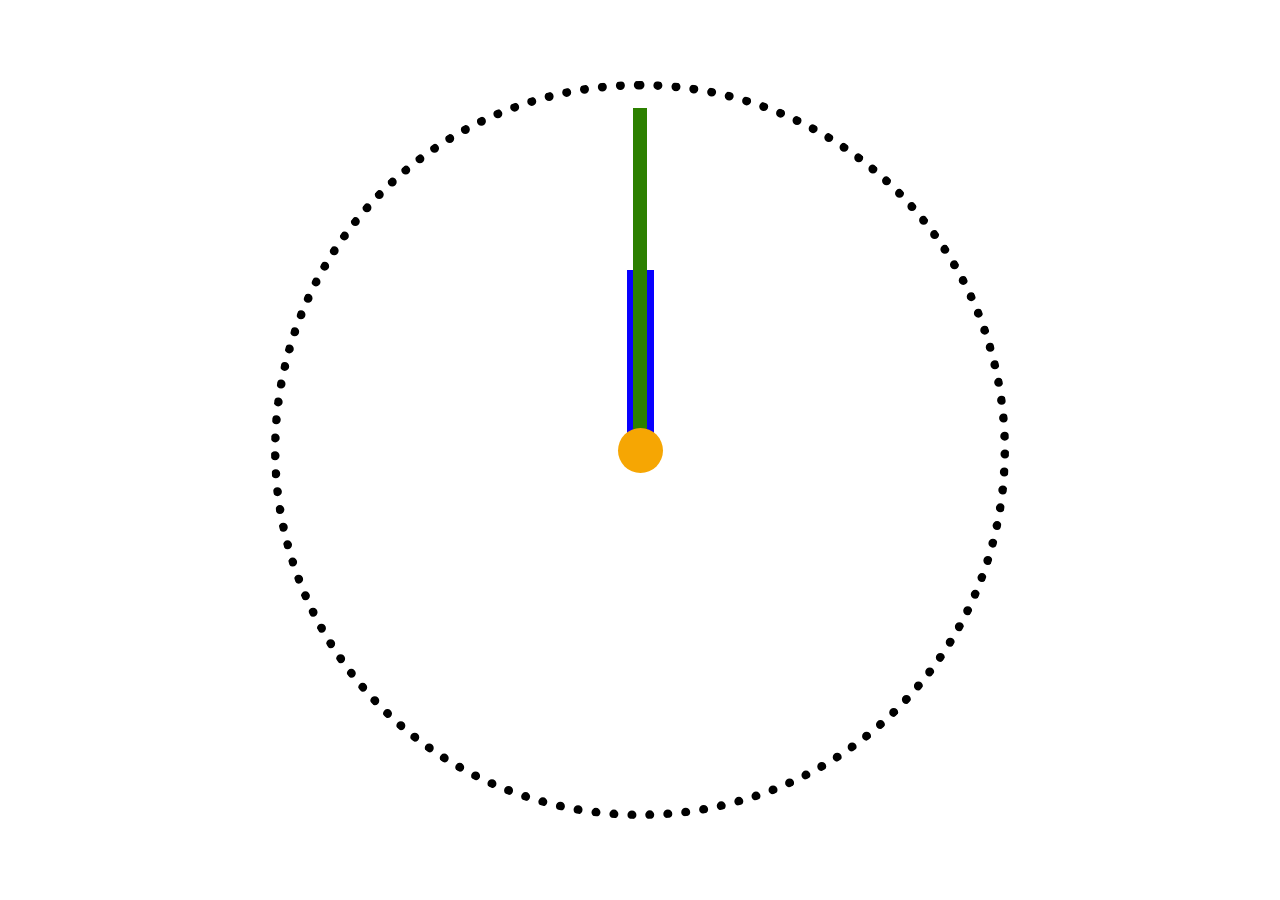
<file: index.html>
<!doctype html><html lang="en"><head><meta charset="utf-8"><meta name="viewport" content="
      width=device-width, user-scalable=no,
      initial-scale=1.0, maximum-scale=1.0,
      minimum-scale=1.0"><meta http-equiv="X-UA-Compatible" content="ie=edge"><title>Stop watch</title><link rel="stylesheet" href="index.cf0f5396.css"></head><body> <main class="main"> <div class="stopwatch stopwatch--speed-up"> <div class="stopwatch__middle-circle"></div> <div class="stopwatch__minute-hand"></div> <div class="stopwatch__second-hand"></div> </div> </main> </body></html>
</file>
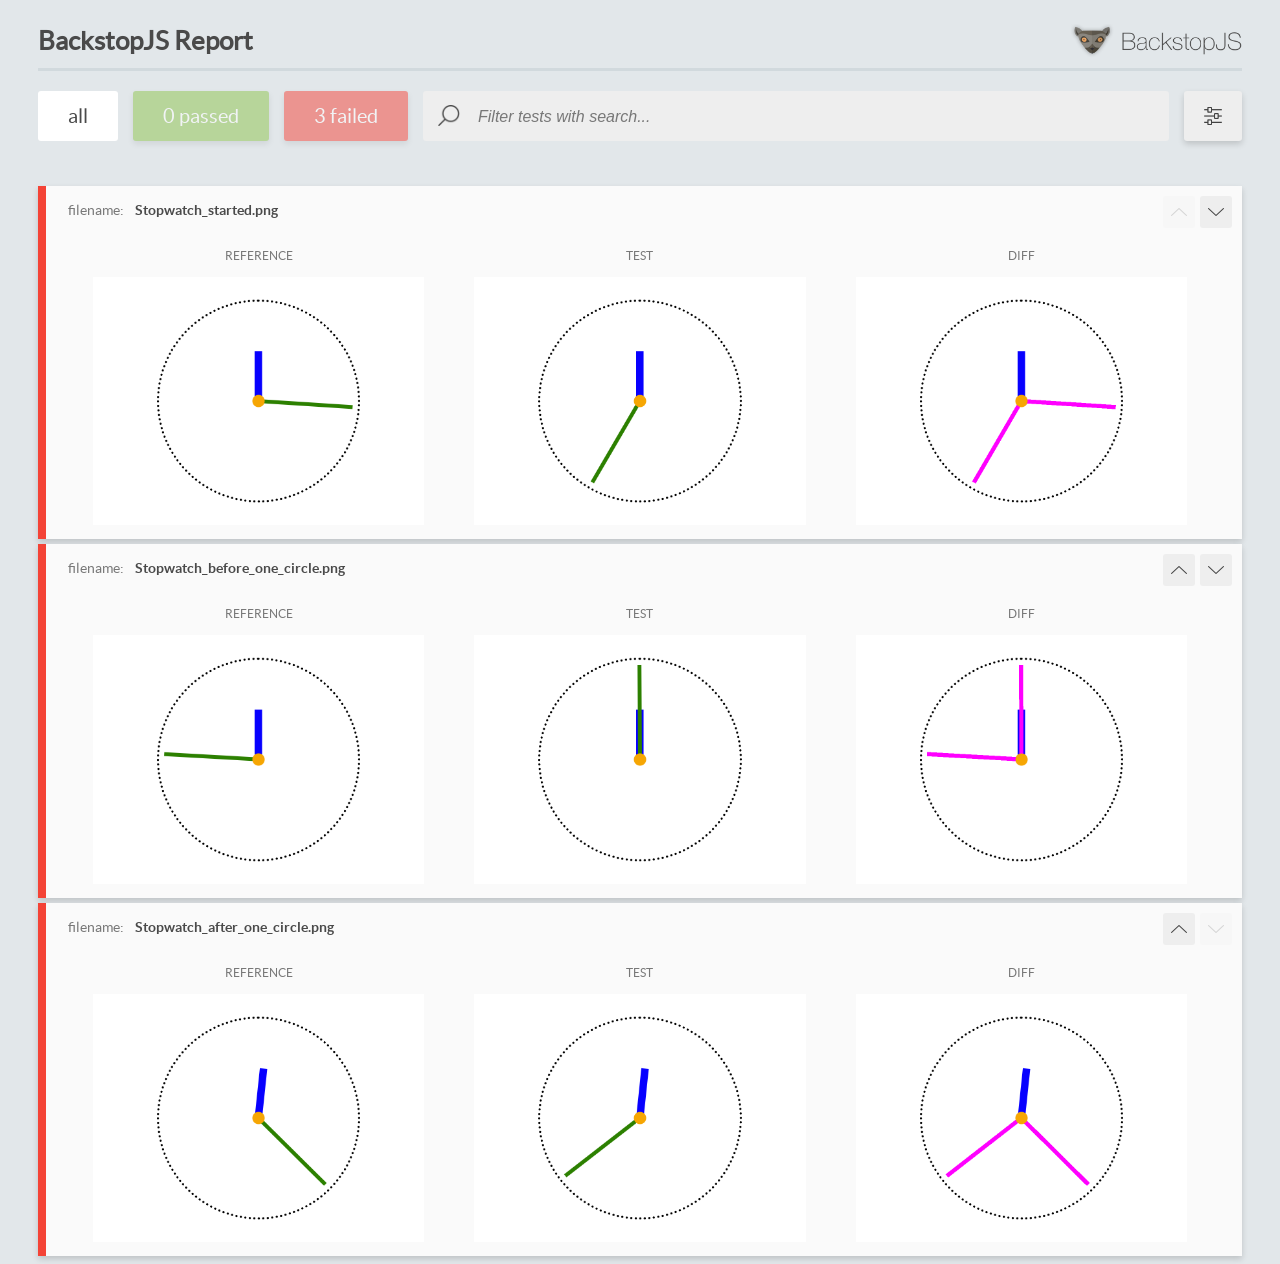
<file: report/html_report/index.html>
<!DOCTYPE html>
<html>
  <head>
    <meta charset="utf-8">
    <!-- Disable Cache -->
    <meta http-equiv="Cache-Control" content="no-cache, no-store, must-revalidate">
    <meta http-equiv="Pragma" content="no-cache">
    <meta http-equiv="Expires" content="0">

    <title>BackstopJS Report</title>

    <style>
      @font-face {
          font-family: 'latoregular';
          src: url('./assets/fonts/lato-regular-webfont.woff2') format('woff2'),
              url('./assets/fonts/lato-regular-webfont.woff') format('woff');
          font-weight: 400;
          font-style: normal;
      }
      @font-face {
          font-family: 'latobold';
          src: url('./assets/fonts/lato-bold-webfont.woff2') format('woff2'),
              url('./assets/fonts/lato-bold-webfont.woff') format('woff');
          font-weight: 700;
          font-style: normal;
      }

      .ReactModal__Body--open {
          overflow: hidden;
      }
      .ReactModal__Body--open .header {
        display: none;
      }

    </style>
  </head>
  <body style="background-color: #E2E7EA">
    <div id="root">

    </div>
    <script>
      function report (report) { // eslint-disable-line no-unused-vars
        window.tests = report;
      }
    </script>
    <script src="config.js"></script>
    <script src="index_bundle.js"></script>
  </body>
</html>
</file>
<file: index.cf0f5396.css>
.stopwatch{--stopwatch-speed:60s;border:1vmin dotted #000;border-radius:50%;justify-content:center;align-items:center;width:80vmin;height:80vmin;display:flex;position:relative}.stopwatch--speed-up{--stopwatch-speed:10s}.stopwatch__middle-circle{z-index:10;background-color:#f6a603;border-radius:50%;width:5vmin;height:5vmin}.stopwatch__minute-hand{transform-origin:bottom;animation:rotate-full calc(var(--stopwatch-speed)*60)steps(60)infinite;background-color:#0700ff;width:3vmin;height:20vmin;margin-top:-1.5vmin;position:absolute;bottom:50%}.stopwatch__second-hand{transform-origin:bottom;animation:rotate-full var(--stopwatch-speed)infinite linear;background-color:#2c8000;width:1.5vmin;height:38vmin;margin-top:-.75vmin;position:absolute;bottom:50%}@keyframes rotate-full{0%{transform:rotate(0)}to{transform:rotate(360deg)}}html,body{box-sizing:border-box;margin:0;padding:0}.main{justify-content:center;align-items:center;min-height:100vh;display:flex}
/*# sourceMappingURL=index.cf0f5396.css.map */
</file>
